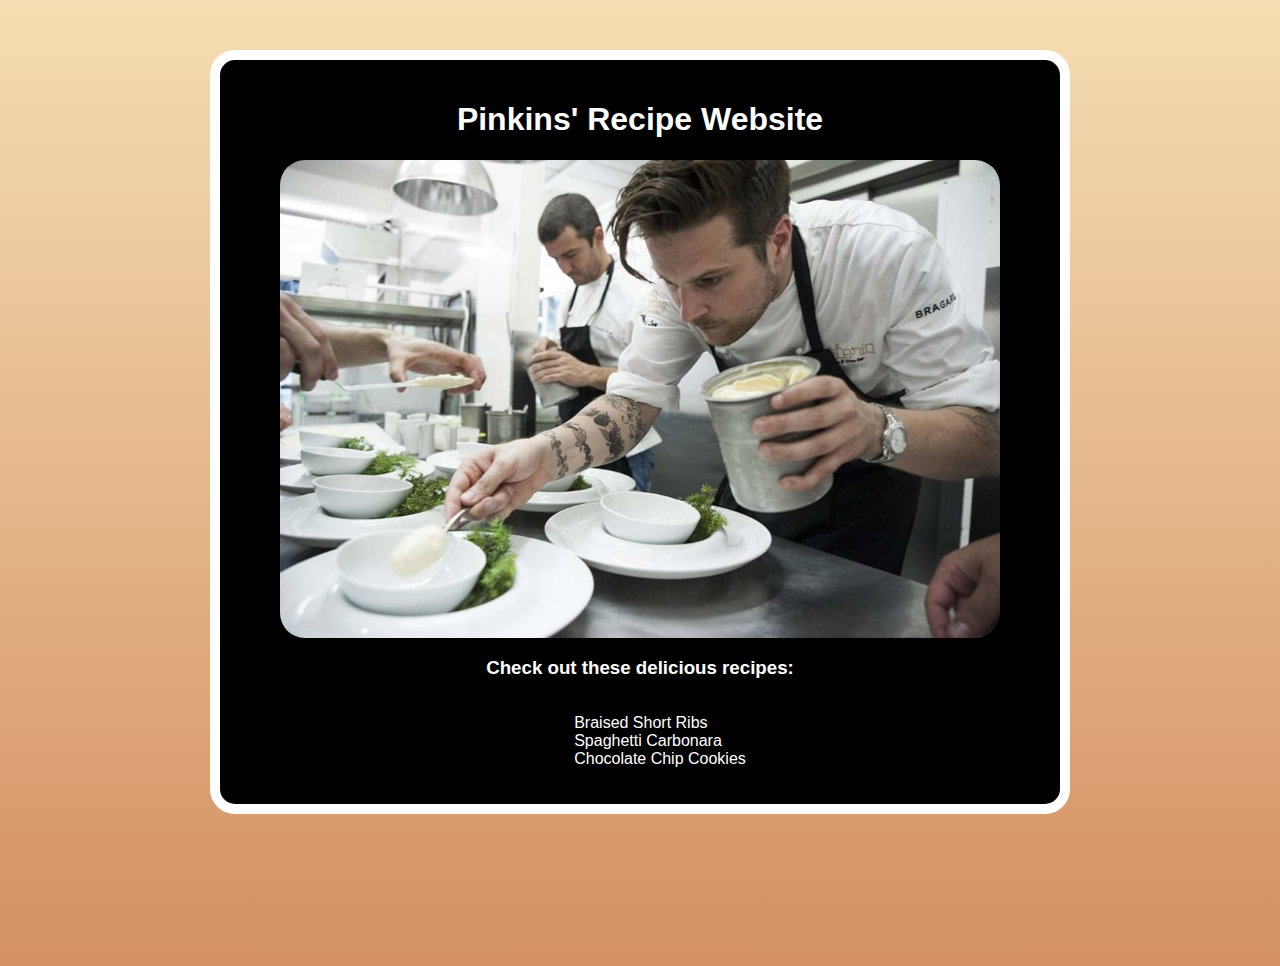
<file: index.html>
<!DOCTYPE html>
<html lang="en">
<head>

    <meta charset="UTF-8">
    <meta http-equiv="X-UA-Compatible" content="IE=edge">
    <meta name="viewport" content="width=device-width, initial-scale=1.0">
    <title>Pinkins' Recipe Website</title>
    <link rel="stylesheet" type="text/css" href="stylesheet.css"> <!-- CSS -->

  </head>

  <body>
    
    <div class="panel"> <!-- CSS -->
    <h1>Pinkins' Recipe Website</h1>
    <img src="images/chef.jpg" alt="Chef">
    <h3>Check out these delicious recipes:</h3>
    <ul>
      <li><a href="pages/shortribs.html">Braised Short Ribs</a></li>
      <li><a href="pages/carbonara.html">Spaghetti Carbonara</a></li>
      <li><a href="pages/cookie.html">Chocolate Chip Cookies</a></li>
    </ul>
    </div>

  </body>

</html>
</file>
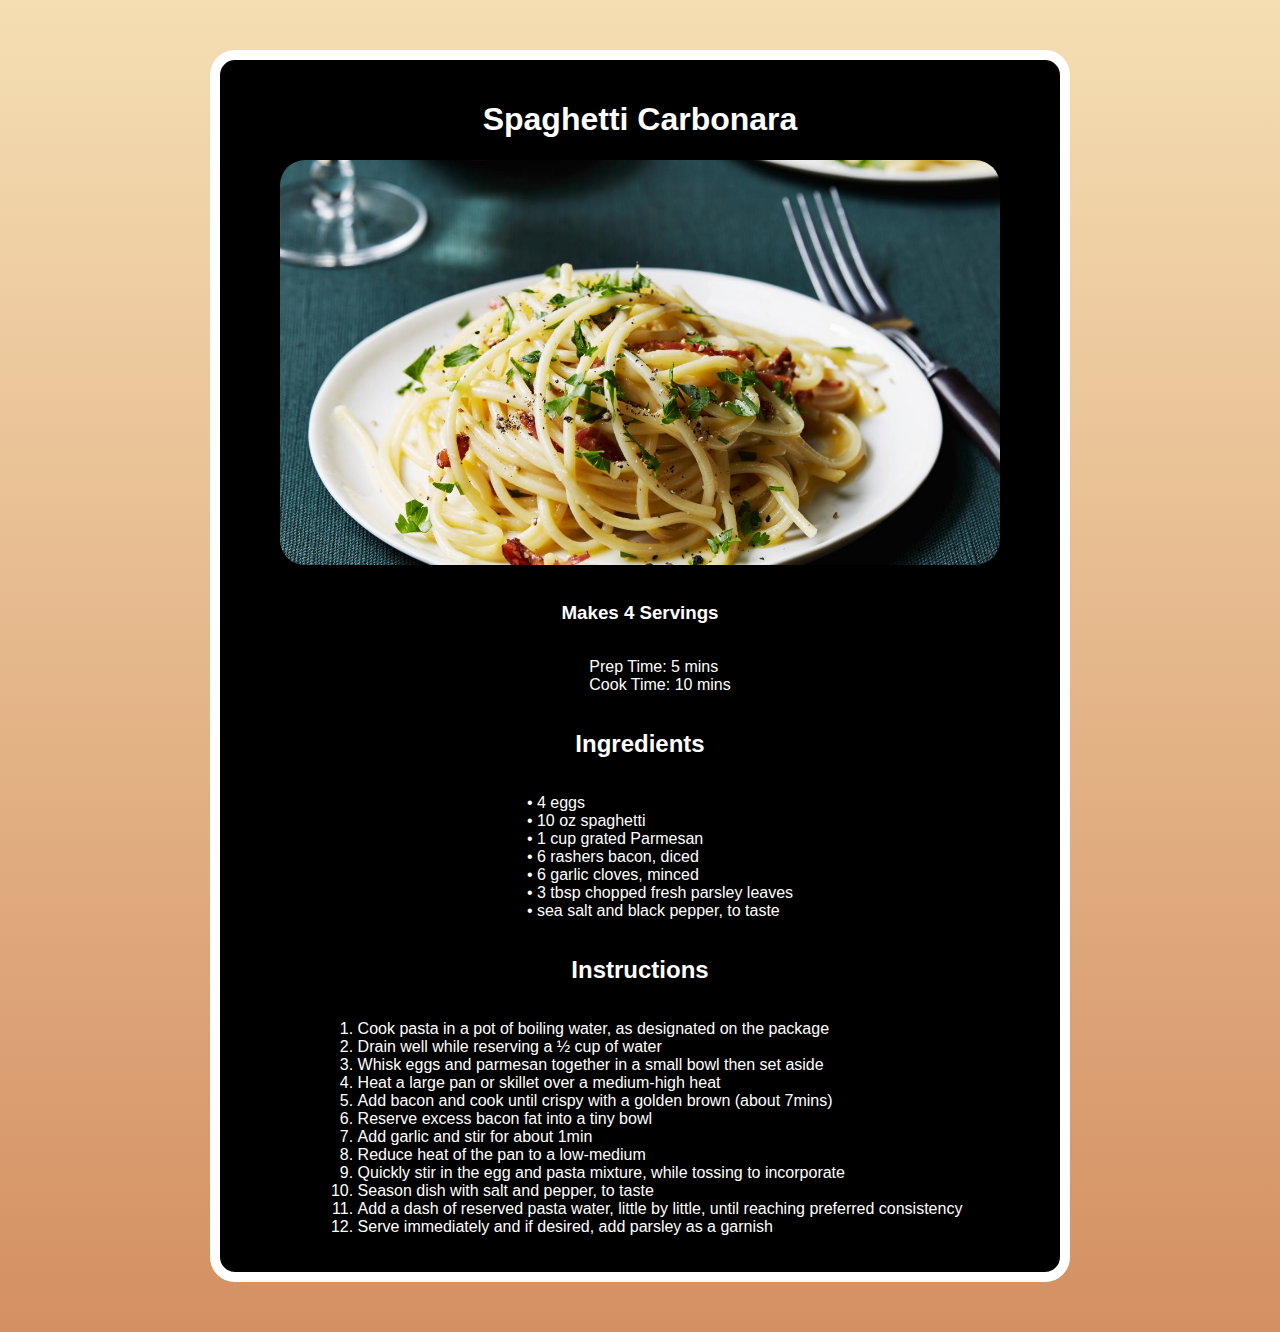
<file: pages/carbonara.html>
<!DOCTYPE html>
<html lang="en">
<head>
    <meta charset="UTF-8">
    <meta http-equiv="X-UA-Compatible" content="IE=edge">
    <meta name="viewport" content="width=device-width, initial-scale=1.0">
    <title>Spaghetti Carbonara</title>
    <link rel="stylesheet" type="text/css" href="../stylesheet.css"> <!-- CSS -->
</head>

<body>
    <div class="panel"> <!-- CSS -->
    <h1>Spaghetti Carbonara</h1>
    <img src="../images/carbonara.jpeg" alt="Carbonara">
    <br>

    <h3>Makes 4 Servings</h3>
    
    <ul>
        <li>Prep Time: 5 mins</li>
        <li>Cook Time: 10 mins</li>
    </ul>

    <h2>Ingredients</h2>
    
    <ul>
        <li>&bull; 4 eggs</li>
        <li>&bull; 10 oz spaghetti</li>
        <li>&bull; 1 cup grated Parmesan</li>
        <li>&bull; 6 rashers bacon, diced</li>
        <li>&bull; 6 garlic cloves, minced</li>
        <li>&bull; 3 tbsp chopped fresh parsley leaves</li>
        <li>&bull; sea salt and black pepper, to taste</li>
    </ul>
    
    <h2>Instructions</h2>
    
    <ol>
        <li>Cook pasta in a pot of boiling water, as designated on the package</li>
        <li>Drain well while reserving a ½ cup of water</li>
        <li>Whisk eggs and parmesan together in a small bowl then set aside</li>
        <li>Heat a large pan or skillet over a medium-high heat</li>
        <li>Add bacon and cook until crispy with a golden brown (about 7mins)</li>
        <li>Reserve excess bacon fat into a tiny bowl</li>
        <li>Add garlic and stir for about 1min</li>
        <li>Reduce heat of the pan to a low-medium</li>
        <li>Quickly stir in the egg and pasta mixture, while tossing to incorporate</li>
        <li>Season dish with salt and pepper, to taste</li>
        <li>Add a dash of reserved pasta water, little by little, until reaching preferred consistency</li>
        <li>Serve immediately and if desired, add parsley as a garnish</li>
    </ol>

    
    </ul>
</body>
</html>
</file>
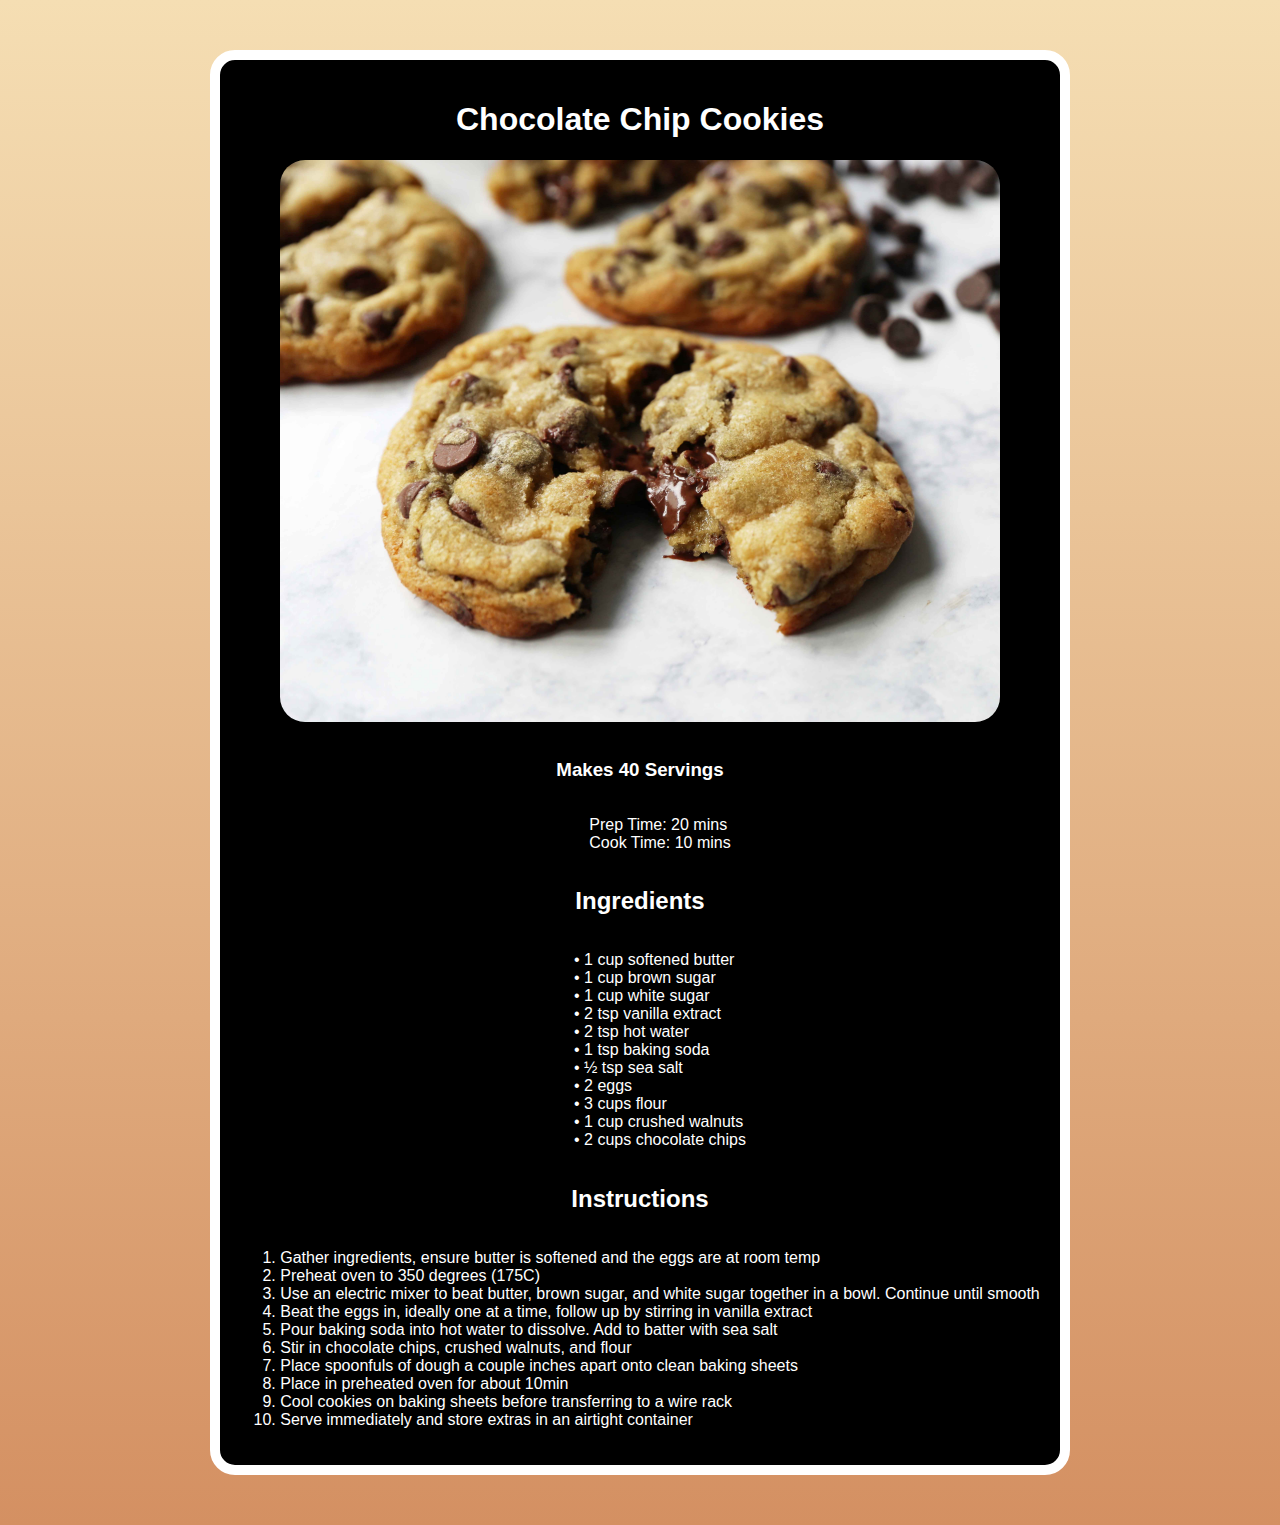
<file: pages/cookie.html>
<!DOCTYPE html>
<html lang="en">
<head>
    <meta charset="UTF-8">
    <meta http-equiv="X-UA-Compatible" content="IE=edge">
    <meta name="viewport" content="width=device-width, initial-scale=1.0">
    <title>Chocolate Chip Cookies</title>
    <link rel="stylesheet" type="text/css" href="../stylesheet.css"> <!-- CSS -->
</head>

<body>
    <div class="panel"> <!-- CSS -->
    <h1>Chocolate Chip Cookies</h1>
    <img src="../images/cookie.jpg" alt="ChocolateChipCookies">
    <br>

    <h3>Makes 40 Servings</h3>

    <ul>
        <li>Prep Time: 20 mins</li>
        <li>Cook Time: 10 mins</li>
    </ul>
    
    <h2>Ingredients</h2>
    
    <ul>
        <li>&bull; 1 cup softened butter</li>
        <li>&bull; 1 cup brown sugar</li>
        <li>&bull; 1 cup white sugar</li>
        <li>&bull; 2 tsp vanilla extract</li>
        <li>&bull; 2 tsp hot water</li>
        <li>&bull; 1 tsp baking soda</li>
        <li>&bull; ½ tsp sea salt</li>
        <li>&bull; 2 eggs</li>
        <li>&bull; 3 cups flour</li>
        <li>&bull; 1 cup crushed walnuts</li>
        <li>&bull; 2 cups chocolate chips</li>
        </ul>
    
    <h2>Instructions</h2>
    
    <ol>
        <li>Gather ingredients, ensure butter is softened and the eggs are at room temp</li>
        <li>Preheat oven to 350 degrees (175C)</li>
        <li>Use an electric mixer to beat butter, brown sugar, and white sugar together in a bowl. Continue until smooth</li>
        <li>Beat the eggs in, ideally one at a time, follow up by stirring in vanilla extract</li>
        <li>Pour baking soda into hot water to dissolve. Add to batter with sea salt</li>
        <li>Stir in chocolate chips, crushed walnuts, and flour</li>
        <li>Place spoonfuls of dough a couple inches apart onto clean baking sheets</li>
        <li>Place in preheated oven for about 10min</li>
        <li>Cool cookies on baking sheets before transferring to a wire rack</li>
        <li>Serve immediately and store extras in an airtight container</li>
    </ol>

    
    </ul>
</body>
</html>
</file>
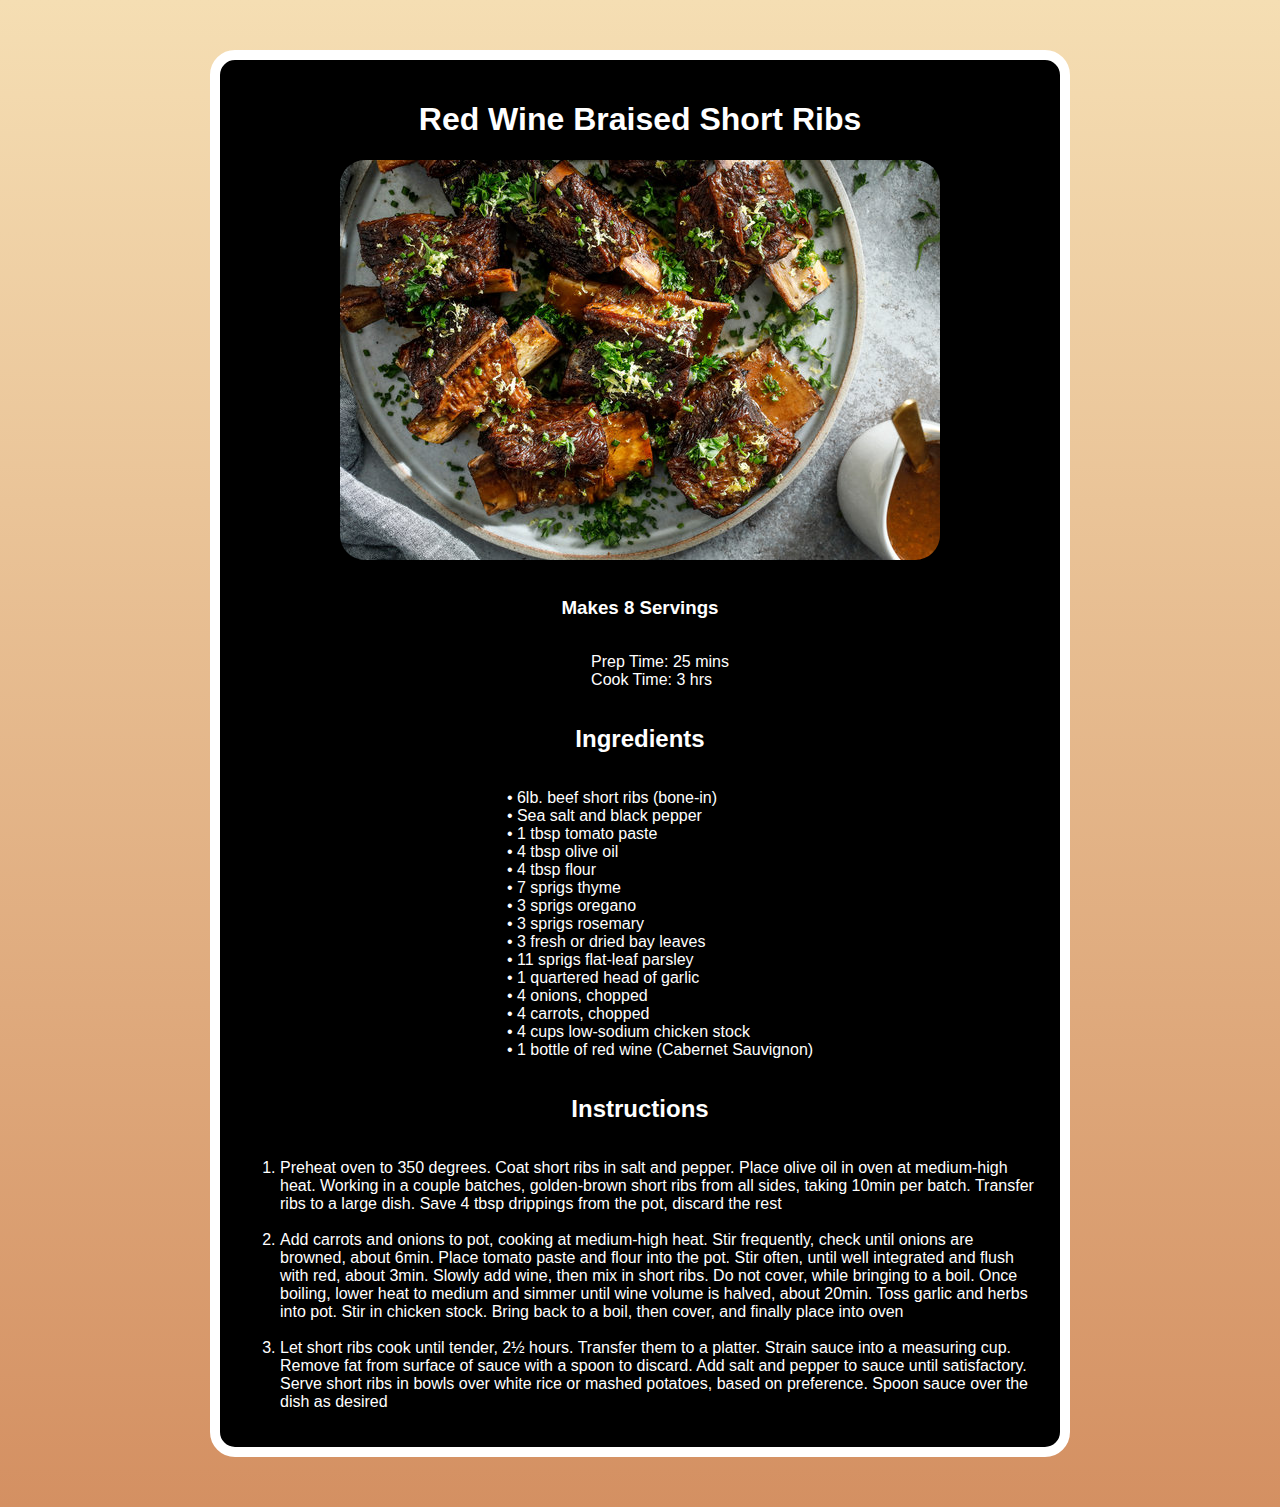
<file: pages/shortribs.html>
<!DOCTYPE html>
<html lang="en">
<head>
    <meta charset="UTF-8">
    <meta http-equiv="X-UA-Compatible" content="IE=edge">
    <meta name="viewport" content="width=device-width, initial-scale=1.0">
    <title>Braised Short Ribs</title>
    <link rel="stylesheet" type="text/css" href="../stylesheet.css"> <!-- CSS -->
</head>

<body>
    <div class="panel"> <!-- CSS -->
    <h1>Red Wine Braised Short Ribs</h1>
    <img src="../images/shortribs.jpg" alt="ShortRibs">
    <br>

    <h3>Makes 8 Servings</h3>
    
    <ul>
        <li>Prep Time: 25 mins</li>
        <li>Cook Time: 3 hrs</li>
    </ul>
    
    <h2>Ingredients</h2>
    
    <ul>
        <li>&bull; 6lb. beef short ribs (bone-in)</li>
        <li>&bull; Sea salt and black pepper</li>
        <li>&bull; 1 tbsp tomato paste</li>
        <li>&bull; 4 tbsp olive oil</li>
        <li>&bull; 4 tbsp flour</li>
        <li>&bull; 7 sprigs thyme</li>
        <li>&bull; 3 sprigs oregano</li>
        <li>&bull; 3 sprigs rosemary</li>
        <li>&bull; 3 fresh or dried bay leaves</li>
        <li>&bull; 11 sprigs flat-leaf parsley</li>
        <li>&bull; 1 quartered head of garlic</li>
        <li>&bull; 4 onions, chopped</li>
        <li>&bull; 4 carrots, chopped</li>
        <li>&bull; 4 cups low-sodium chicken stock</li>
        <li>&bull; 1 bottle of red wine (Cabernet Sauvignon)</li>
        </ul>
    
    <h2>Instructions</h2>
    
    <ol>
        <li>Preheat oven to 350 degrees. Coat short ribs in salt and pepper. Place olive oil in oven at medium-high heat. Working in a couple batches, golden-brown short ribs from all sides, taking 10min per batch. Transfer ribs to a large dish. Save 4 tbsp drippings from the pot, discard the rest</li>
        <br>
        <li>Add carrots and onions to pot, cooking at medium-high heat. Stir frequently, check until onions are browned, about 6min. Place tomato paste and flour into the pot. Stir often, until well integrated and flush with red, about 3min. Slowly add wine, then mix in short ribs. Do not cover, while bringing to a boil. Once boiling, lower heat to medium and simmer until wine volume is halved, about 20min. Toss garlic and herbs into pot. Stir in chicken stock. Bring back to a boil, then cover, and finally place into oven</li>
        <br>
        <li>Let short ribs cook until tender, 2½ hours. Transfer them to a platter. Strain sauce into a measuring cup. Remove fat from surface of sauce with a spoon to discard. Add salt and pepper to sauce until satisfactory. Serve short ribs in bowls over white rice or mashed potatoes, based on preference. Spoon sauce over the dish as desired</li>
    </ol>

    
    </ul>
</body>
</html>
</file>
<file: stylesheet.css>
body {
    font-family: Verdana, Tahoma, sans-serif; /* Add fonts w backups */
    background: linear-gradient(to bottom, #F5DEB3, #D49062); /* Add transitional gradient */
    min-height: 100vh; /* Set the minimum height of the Dody to 100% of the viewport height */
    margin: 16px; /* Add some margins */
    padding: 0; /* Remove default padding */
  }

  img {
    max-inline-size: 90%; /* Scales image with screen size responsively */
    block-size: auto; /* Keeps ratio of image consistent*/
    border-radius: 25px; /* Add a 25px border radius to create curved edges */
  }

  .panel {
    border: 10px solid white; /* 20px white border around the panel */
    margin: 50px auto; /* Center the panel horizontally */
    max-width: 800px; /* Set a maximum width for the panel */
    background-color: #000; /* Black background for the panel */
    color: #FFF; /* White text for the panel */
    padding: 20px; /* Add some padding to the panel */
    border-radius: 25px; /* Add a 25px border radius to create curved edges */

    display: flex; /* Allows for dynamic resizing and positioning of child elements */
    flex-direction: column; /* Arranges child elements in a vertical column */
    justify-content: center; /* Cemters child elements within panel vertically */
    align-items: center; /* Centers chuild elements within panel horizontally */
  }

  /* Apply the class to the list items within the panel */
  .panel ul li {
    list-style: none; /* Remove default bullet points */
  }
  
  .panel ul li a {
    text-decoration: none; /* Remove underline from links */
    color: #ffffff; /* Set the link color to white */
  }
  
  .panel ul li a:hover {
    text-decoration: underline; /* Add underline to links on hover */
  }
</file>
